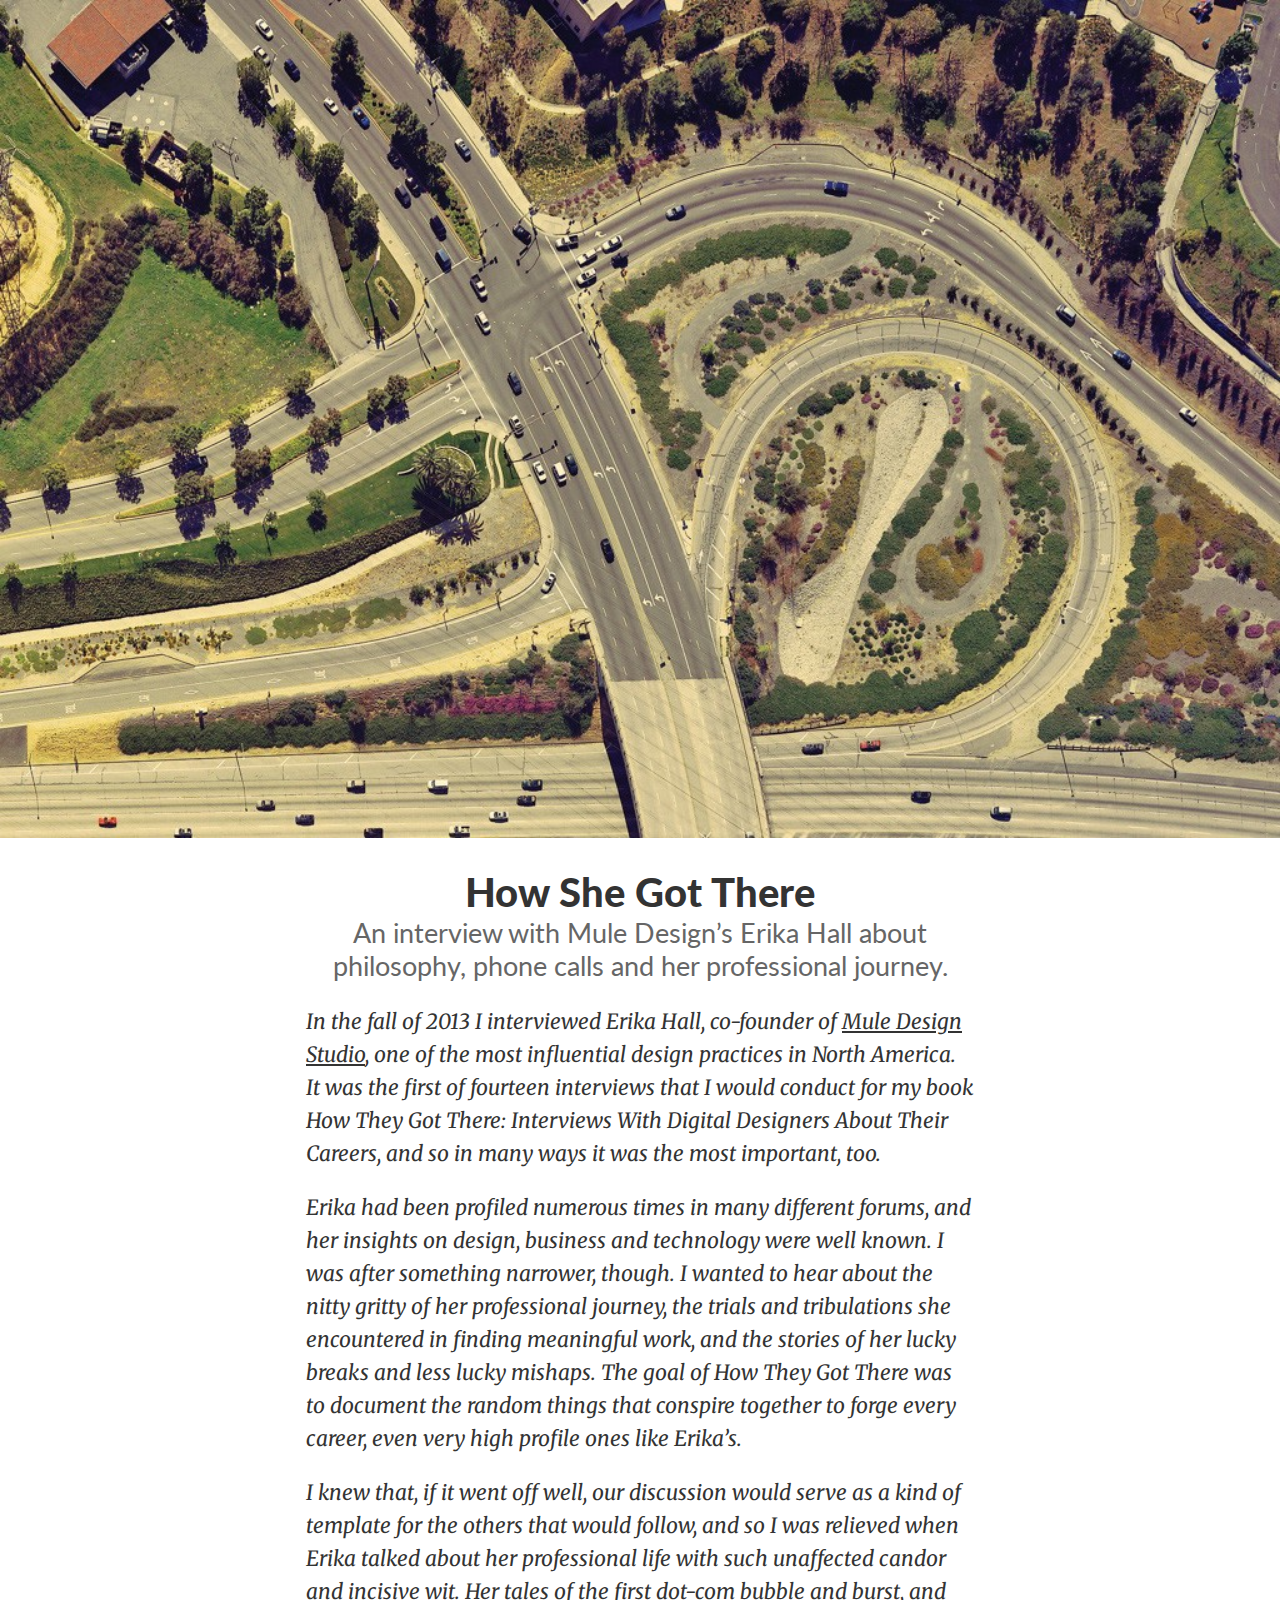
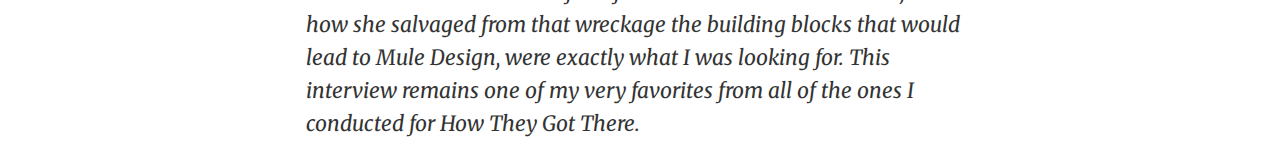
<file: w1/d2_1st_website/try.html>
<!doctype html>
<html lang="en">
  <head>
    <title>Medium article</title>
    <meta charset="utf-8">
    <link href="https://fonts.googleapis.com/css?family=Lato|Merriweather" rel="stylesheet">
    <link href="style.css" rel="stylesheet">
  </head>
  <body>
    <img src="kep.jpg" alt="landscape">
    <article>
      <h1>How She Got There</h1>
      <h2>
        An interview with Mule Design’s Erika Hall about philosophy, phone calls and her professional journey.
      </h2>
      <p>
        <em>
          In the fall of 2013 I interviewed Erika Hall, co-founder of <a href="http://muledesign.com/">Mule Design Studio</a>, one of the most influential design practices in North America. It was the first of fourteen interviews that I would conduct for my book How They Got There: Interviews With Digital Designers About Their Careers, and so in many ways it was the most important, too.
        </em>
      </p>
      <p>
        <em>
        Erika had been profiled numerous times in many different forums, and her insights on design, business and technology were well known. I was after something narrower, though. I wanted to hear about the nitty gritty of her professional journey, the trials and tribulations she encountered in finding meaningful work, and the stories of her lucky breaks and less lucky mishaps. The goal of How They Got There was to document the random things that conspire together to forge every career, even very high profile ones like Erika’s.
        </em>
      </p>
      <p>
        <em>
        I knew that, if it went off well, our discussion would serve as a kind of template for the others that would follow, and so I was relieved when Erika talked about her professional life with such unaffected candor and incisive wit. Her tales of the first dot-com bubble and burst, and how she salvaged from that wreckage the building blocks that would lead to Mule Design, were exactly what I was looking for. This interview remains one of my very favorites from all of the ones I conducted for How They Got There.
        </em>
      </p>
    </article>
  </body>
</html>
</file>
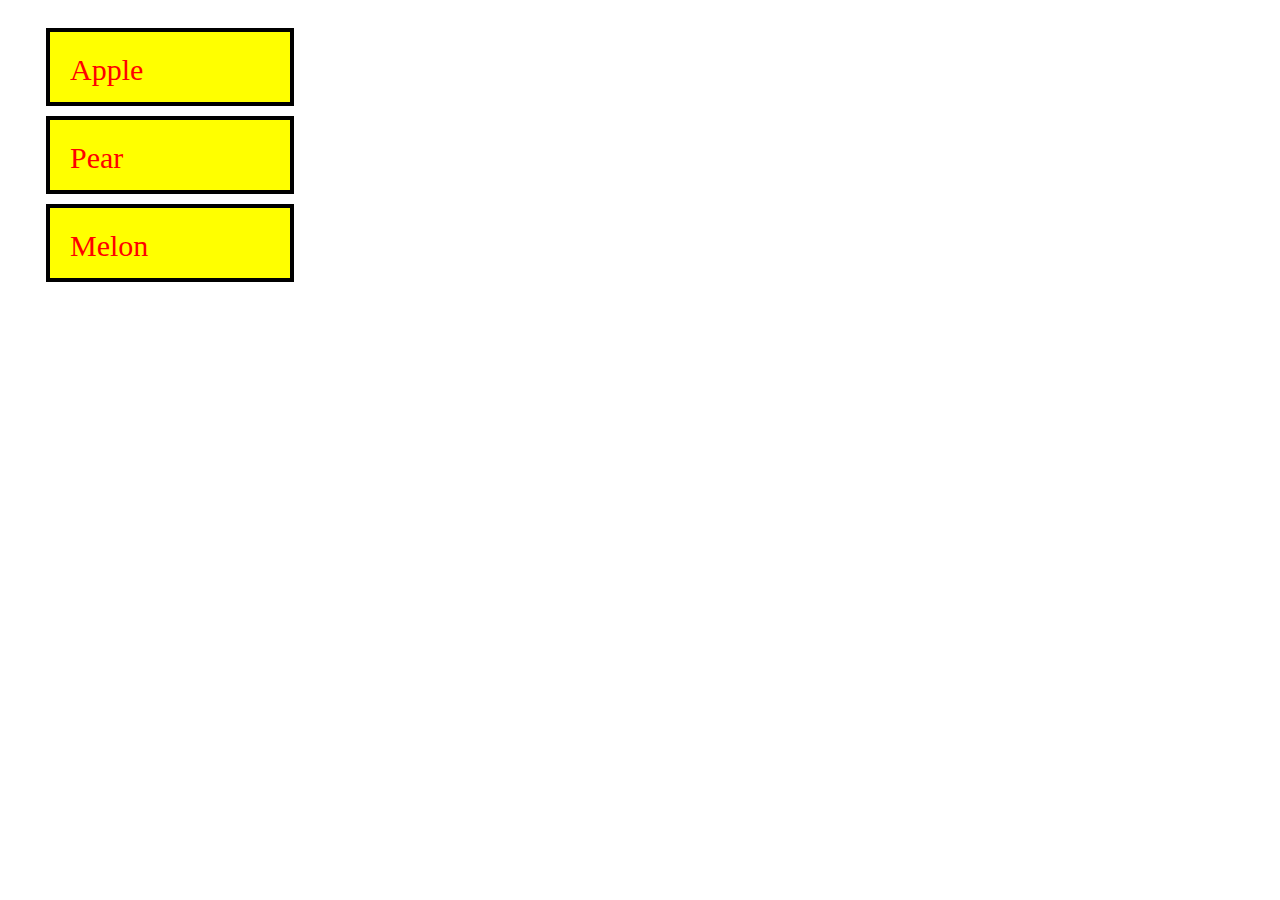
<file: w1/d4/exercise1.html>
<!doctype html>
<html lang="en">
  <head>
      <meta charset="utf-8">
      <link href="style1.css" rel="stylesheet">
  </head>
  <body>
    <section>
      <p>
        Apple
      </p>
      <p>
        Pear
      </p>
      <p>
        Melon
      </p>
  </section>
  </body>
</html>
</file>
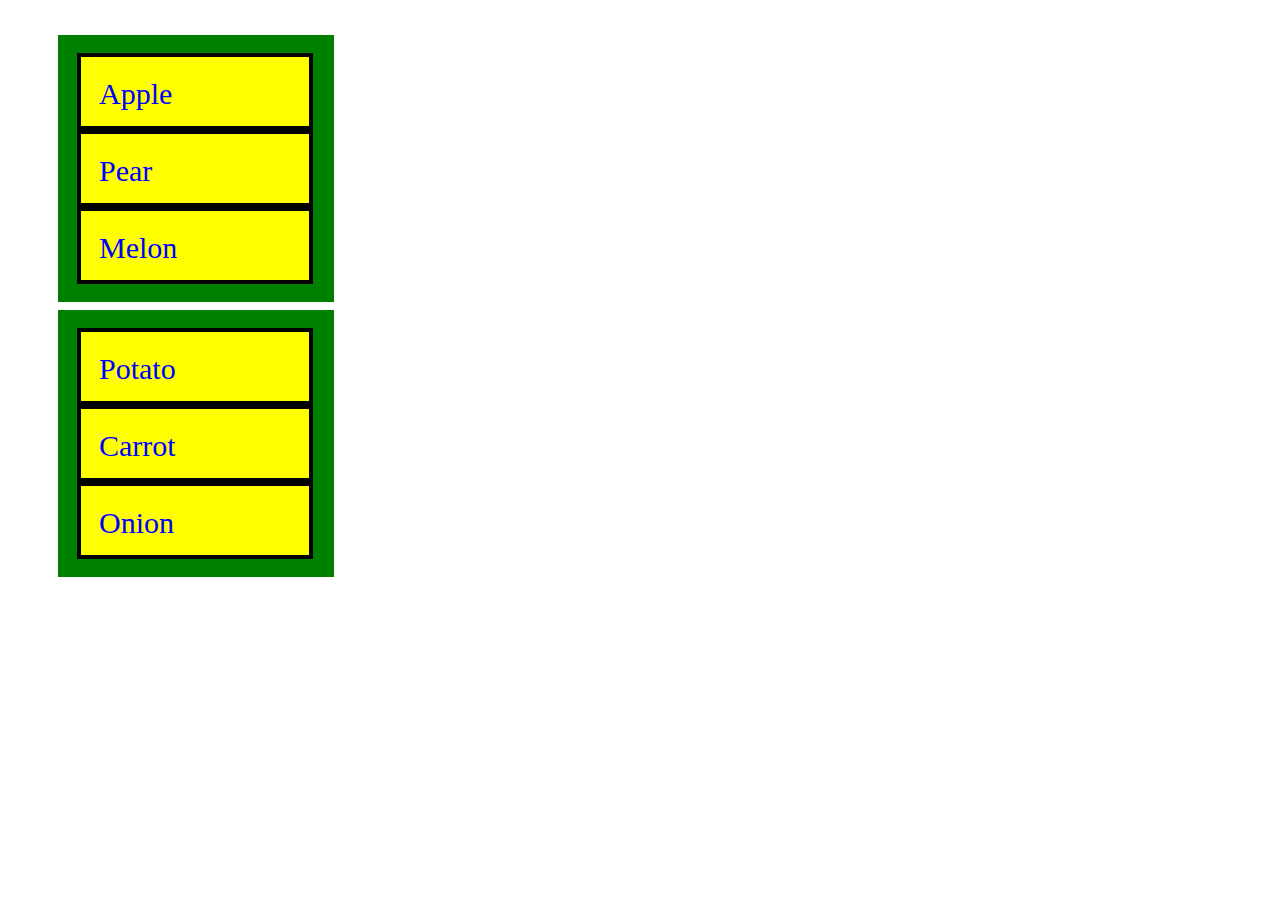
<file: w1/d4/exercise2.html>
<!doctype html>
<html lang="en">
  <head>
      <meta charset="utf-8">
      <link href="style2.css" rel="stylesheet">
  </head>
  <body>
    <section>
      <div>
        <p>
          Apple
        </p>
        <p>
          Pear
        </p>
        <p>
          Melon
        </p>
    </div>
    <div>
      <p>
        Potato
      </p>
      <p>
        Carrot
      </p>
      <p>
        Onion
      </p>
  </div>
  </section>
  </body>
</html>
</file>
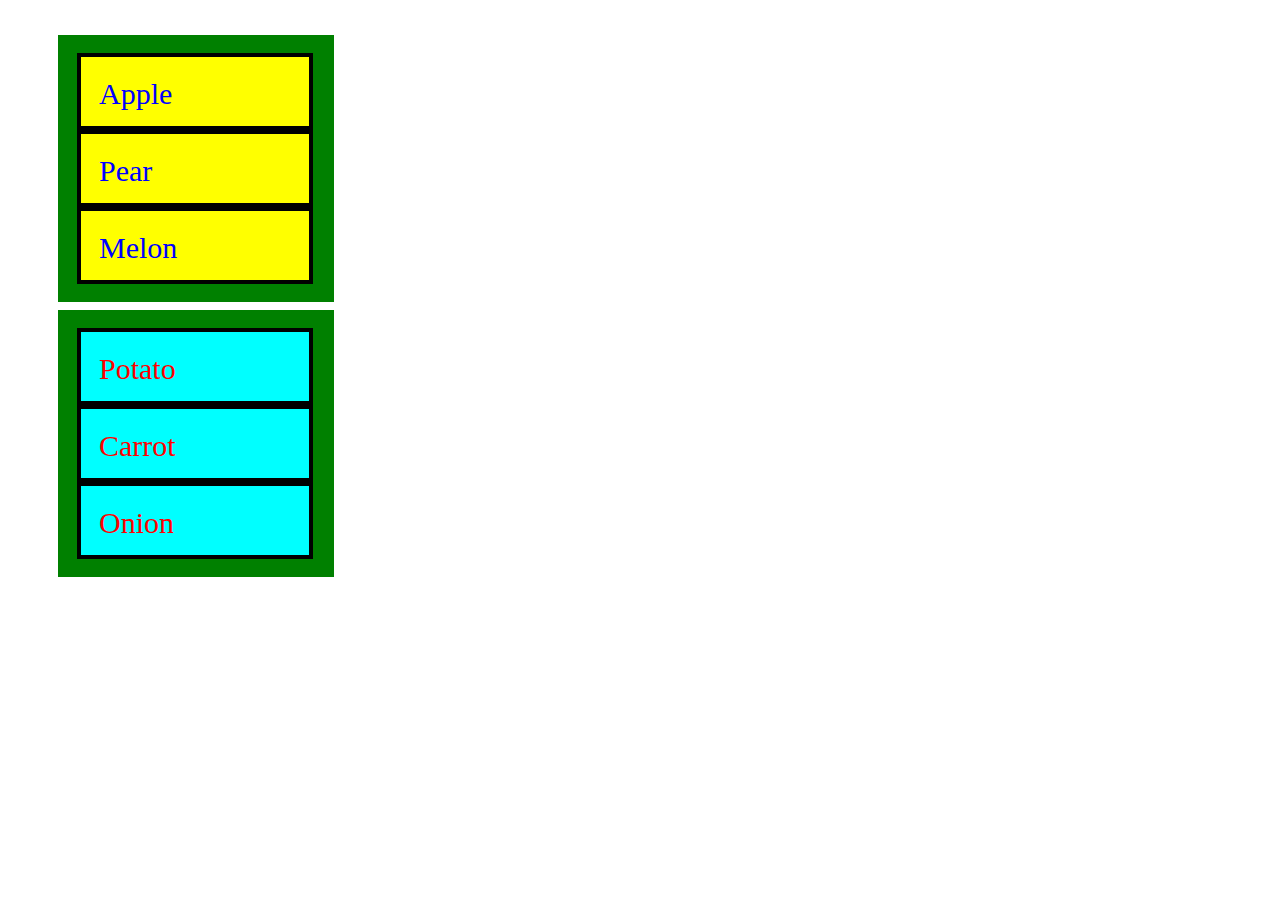
<file: w1/d4/exercise3.html>
<!doctype html>
<html lang="en">
  <head>
      <meta charset="utf-8">
      <link href="style3.css" rel="stylesheet">
  </head>
  <body>
    <section>
      <div>
        <p class="fruits">
          Apple
        </p>
        <p>
          Pear
        </p>
        <p>
          Melon
        </p>
    </div>
    <div>
      <p class="vegetables">
        Potato
      </p>
      <p class="vegetables">
        Carrot
      </p>
      <p class="vegetables">
        Onion
      </p>
  </div>
  </section>
  </body>
</html>
</file>
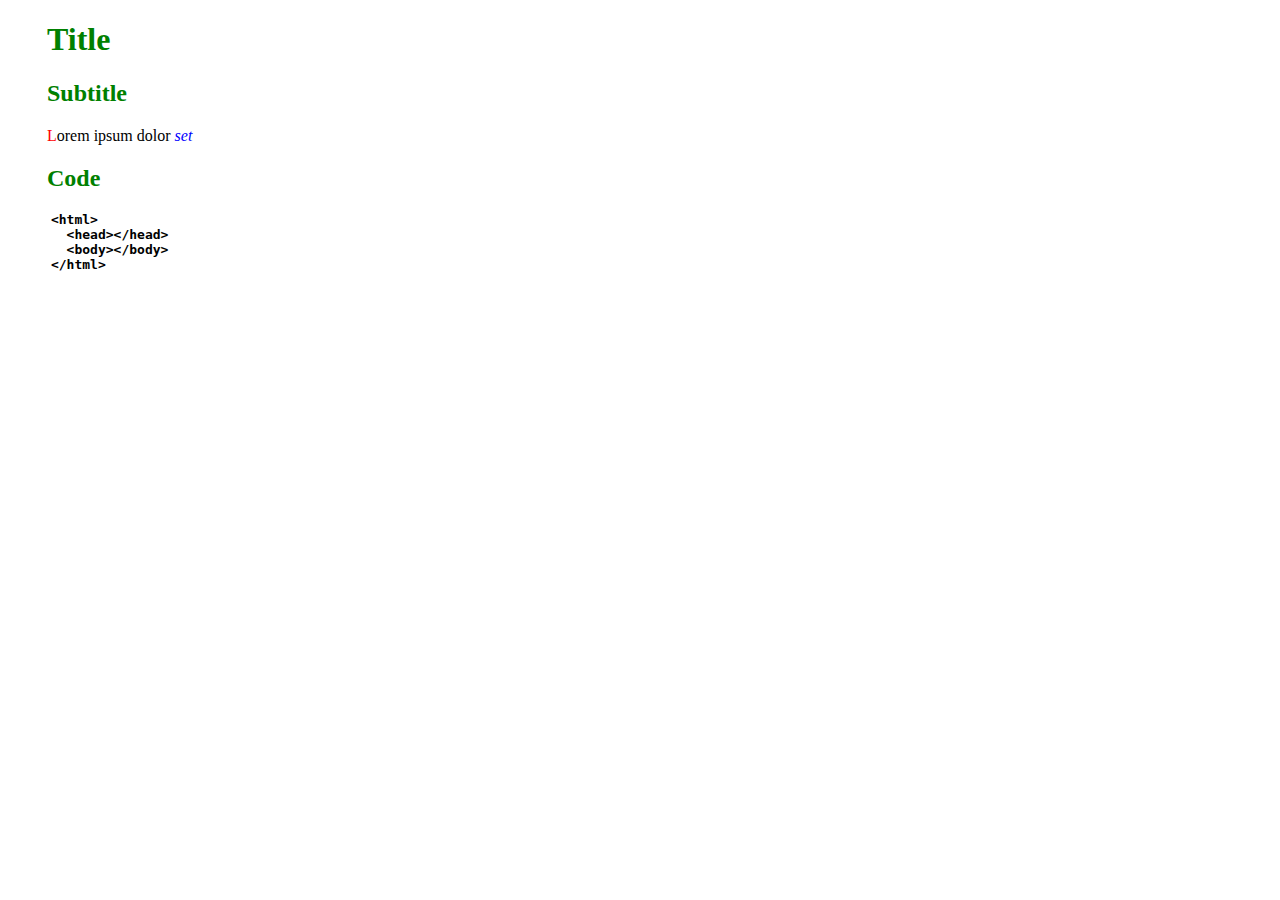
<file: w1/d4/exercise4.html>
<!doctype html>
<html lang="en">
  <head>
    <meta charset="utf-8">
    <link href="style4.css" rel="stylesheet">
  </head>
  <body>
    <h1>Title</h1>
    <h2>Subtitle</h2>
    <p>
      <set>L</set>orem ipsum dolor <em>set</em>
    </p>
    <h2>
      Code
    </h2>
    <p class="code">
      <pre>
      &lthtml&gt
        &lthead&gt&lt/head&gt
        &ltbody&gt&lt/body&gt
      &lt/html&gt
      </pre>
    </p>
  </body>
</html>
</file>
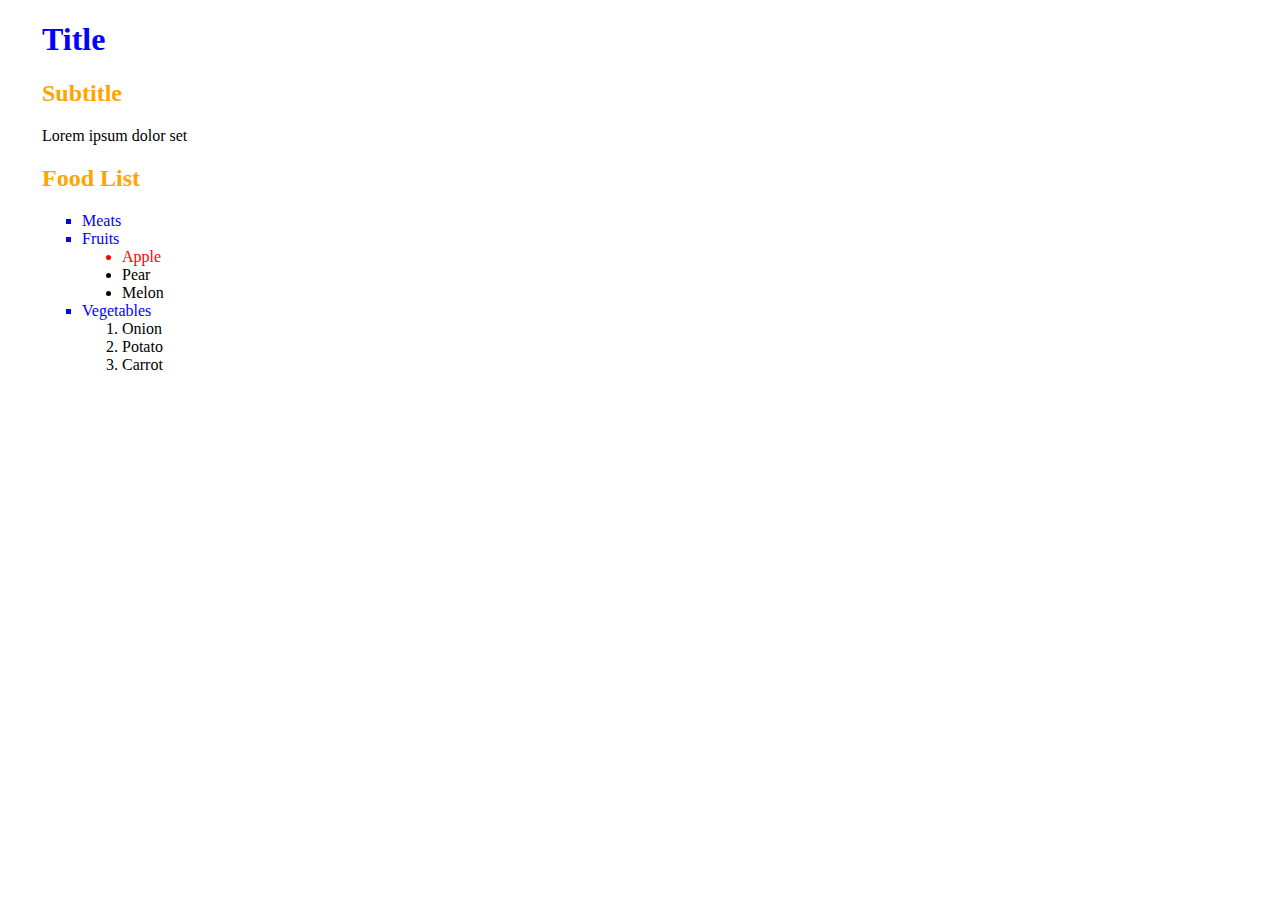
<file: w1/d4/exercise5.html>
<!doctype html>
<html lang="en">
  <head>
    <meta charset="utf-8">
    <link href="style5.css" rel="stylesheet">
  </head>
  <body>
    <h1>Title</h1>
    <h2>Subtitle</h2>
    <p>Lorem ipsum dolor set</p>
    <h2>
      Food List
    </h2>
    <ul>
      <li>Meats</li>
      <li>Fruits</li>
        <ul>
          <li>Apple</li>
          <li>Pear</li>
          <li>Melon</li>
        </ul>
          <li>Vegetables</li>
        <ol>
          <li>Onion</li>
          <li>Potato</li>
          <li>Carrot</li>
        </ol>
    </ul>
  </body>
</html>
</file>
<file: w1/d2_1st_website/style.css>
body {
  color: #333333;
  margin: 0;
  font-family: 'Merriweather', serif;
}

/*  kommentek így lehet írni, fuckjeee  */

img {
  width: 100%;
}

article {
  max-width: 668px;
  margin-left: auto;
  margin-right: auto;
  margin: 0 auto;
}

h1,
h2 {
  font-family: 'Lato', sans-serif;
  text-align: center;
}

h1 {
  font-size: 40px;
  font-weight: 900;
  margin-bottom: 0;
}

h2 {
  color: #666666;
  font-weight: normal;
  font-size: 27px;
  margin-top: 0;
}

p {
  font-size: 21px;
  line-height: 33px;

}

a {
  color:#333333;
}
</file>
<file: w1/d4/style1.css>
section {
  margin-top: 28px;
  margin-left: 38px;
}
p {
  color: red;
  background-color: yellow;
  font-size: 30px;
  border-style: solid;
  border-width: 4px;
  border-color: black;
  padding-top: 21px;
  padding-left: 20px;
  padding-bottom: 15px;
  width: 220px;
  margin-bottom: 10px;
  margin-top: 10px;
}
</file>
<file: w1/d4/style2.css>
section {
margin-top: 35px;
margin-left: 50px;
margin-right: 50px;
}

div {
  padding: 18px 19px 18px 19px;
  background-color: green;
  width: 238px;
  margin-bottom: 8px;
}

p {
  color: blue;
  background-color: yellow;
  font-size: 30px;
  border-style: solid;
  border-width: 4px;
  border-color: black;
  padding-top: 20px;
  padding-left: 18px;
  padding-bottom: 15px;
  width: 210px;
  margin-bottom: 0px;
  margin-top: 0px;
}
</file>
<file: w1/d4/style3.css>
section {
margin-top: 35px;
margin-left: 50px;
margin-right: 50px;
}

div {
  padding: 18px 19px 18px 19px;
  background-color: green;
  width: 238px;
  margin-bottom: 8px;
}

p {
  color: blue;
  background-color: yellow;
  font-size: 30px;
  border-style: solid;
  border-width: 4px;
  border-color: black;
  padding-top: 20px;
  padding-left: 18px;
  padding-bottom: 15px;
  width: 210px;
  margin-bottom: 0px;
  margin-top: 0px;
}

p.vegetables {
  color: red;
  background-color: cyan;
}
</file>
<file: w1/d4/style4.css>
body {
  margin-left: 47px;
}

h1 {
  color: green;
}

h2 {
  color: green;
}

set {
  color: red;
}

em {
  color: blue;
}
p.code {

}

pre {
  margin-left: -43px;
  font-weight: bold;
}
</file>
<file: w1/d4/style5.css>
body {
  margin-left: 42px;
  margin-top: 15px;
}
h1 {
  color: blue;
}

h2 {
  color: orange;
}

ul {
   list-style-type: square;
   color: blue;
}

ul>ul {
  color: black;
  list-style-type: disc;
}

ul>ul>li:first-child {
  color: red;
}

ol {
  color: black;
}
</file>
